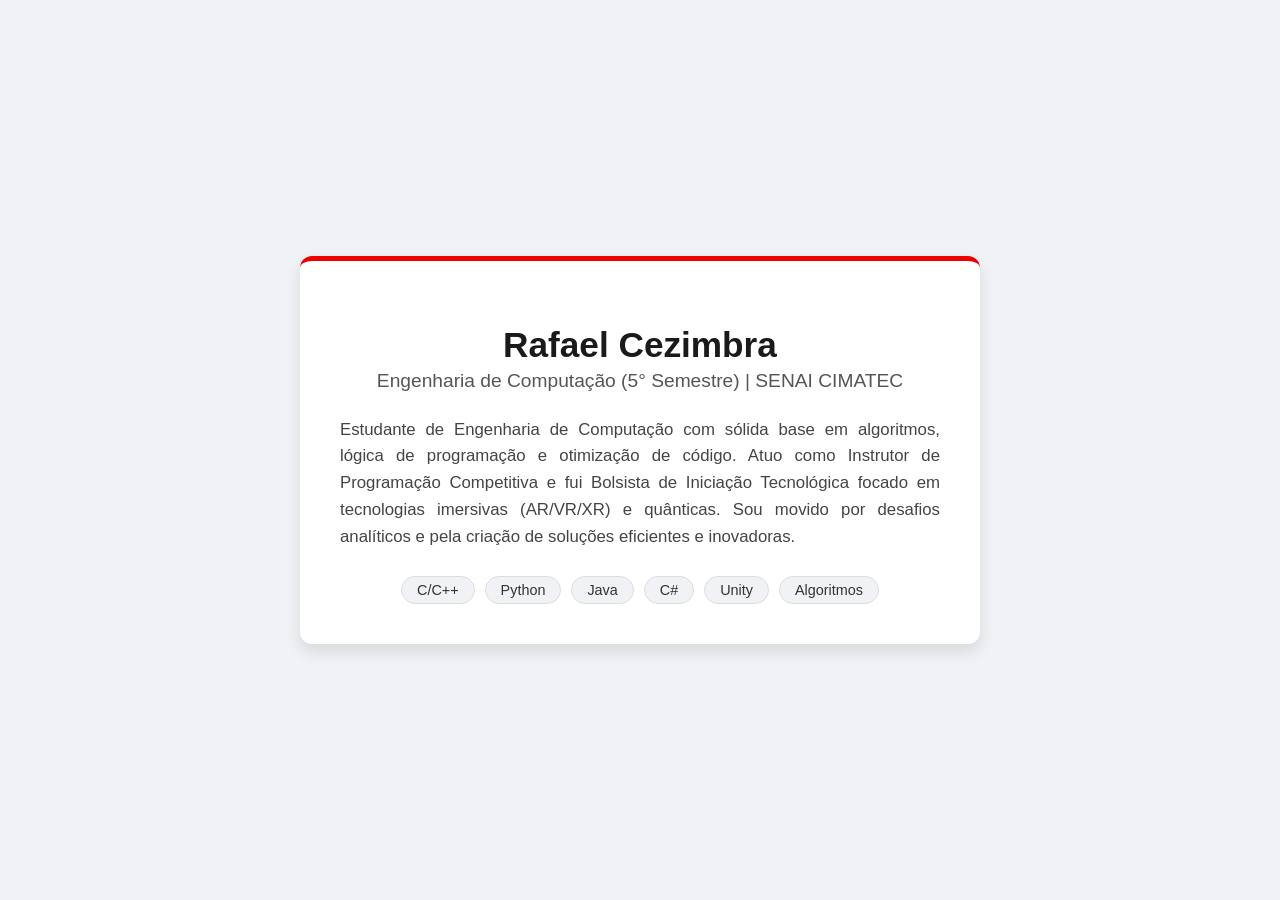
<file: index.html>
<!DOCTYPE html>
<html lang="pt-BR">
<head>
    <meta charset="UTF-8">
    <meta name="viewport" content="width=device-width, initial-scale=1.0">
    <title>Perfil - Rafael Cezimbra</title>
    <style>
        body {
            font-family: 'Segoe UI', Tahoma, Geneva, Verdana, sans-serif;
            background-color: #f0f2f5;
            color: #333;
            margin: 0;
            padding: 0;
            display: flex;
            justify-content: center;
            align-items: center;
            min-height: 100vh;
        }
        .container {
            background-color: #ffffff;
            padding: 40px;
            border-radius: 12px;
            box-shadow: 0 8px 16px rgba(0,0,0,0.1);
            max-width: 600px;
            text-align: center;
            border-top: 5px solid #ec0000; /* Cor inspirada no Santander/Senai */
        }
        h1 {
            color: #1a1a1a;
            margin-bottom: 5px;
            font-size: 2.2em;
        }
        h2 {
            color: #555;
            font-size: 1.2em;
            font-weight: 500;
            margin-top: 0;
            margin-bottom: 25px;
        }
        p {
            line-height: 1.6;
            font-size: 1.05em;
            color: #444;
            text-align: justify;
        }
        .skills {
            margin-top: 25px;
            display: flex;
            flex-wrap: wrap;
            justify-content: center;
            gap: 10px;
        }
        .skill-tag {
            background-color: #f0f2f5;
            border: 1px solid #ddd;
            padding: 5px 15px;
            border-radius: 20px;
            font-size: 0.9em;
            color: #333;
        }
    </style>
</head>
<body>
    <div class="container">
        <h1>Rafael Cezimbra</h1>
        <h2>Engenharia de Computação (5° Semestre) | SENAI CIMATEC</h2>
        <p>
            Estudante de Engenharia de Computação com sólida base em algoritmos, lógica de programação e otimização de código. 
            Atuo como Instrutor de Programação Competitiva e fui Bolsista de Iniciação Tecnológica focado em tecnologias imersivas (AR/VR/XR) e quânticas. 
            Sou movido por desafios analíticos e pela criação de soluções eficientes e inovadoras.
        </p>
        <div class="skills">
            <span class="skill-tag">C/C++</span>
            <span class="skill-tag">Python</span>
            <span class="skill-tag">Java</span>
            <span class="skill-tag">C#</span>
            <span class="skill-tag">Unity</span>
            <span class="skill-tag">Algoritmos</span>
        </div>
    </div>
</body>
</html>
</file>
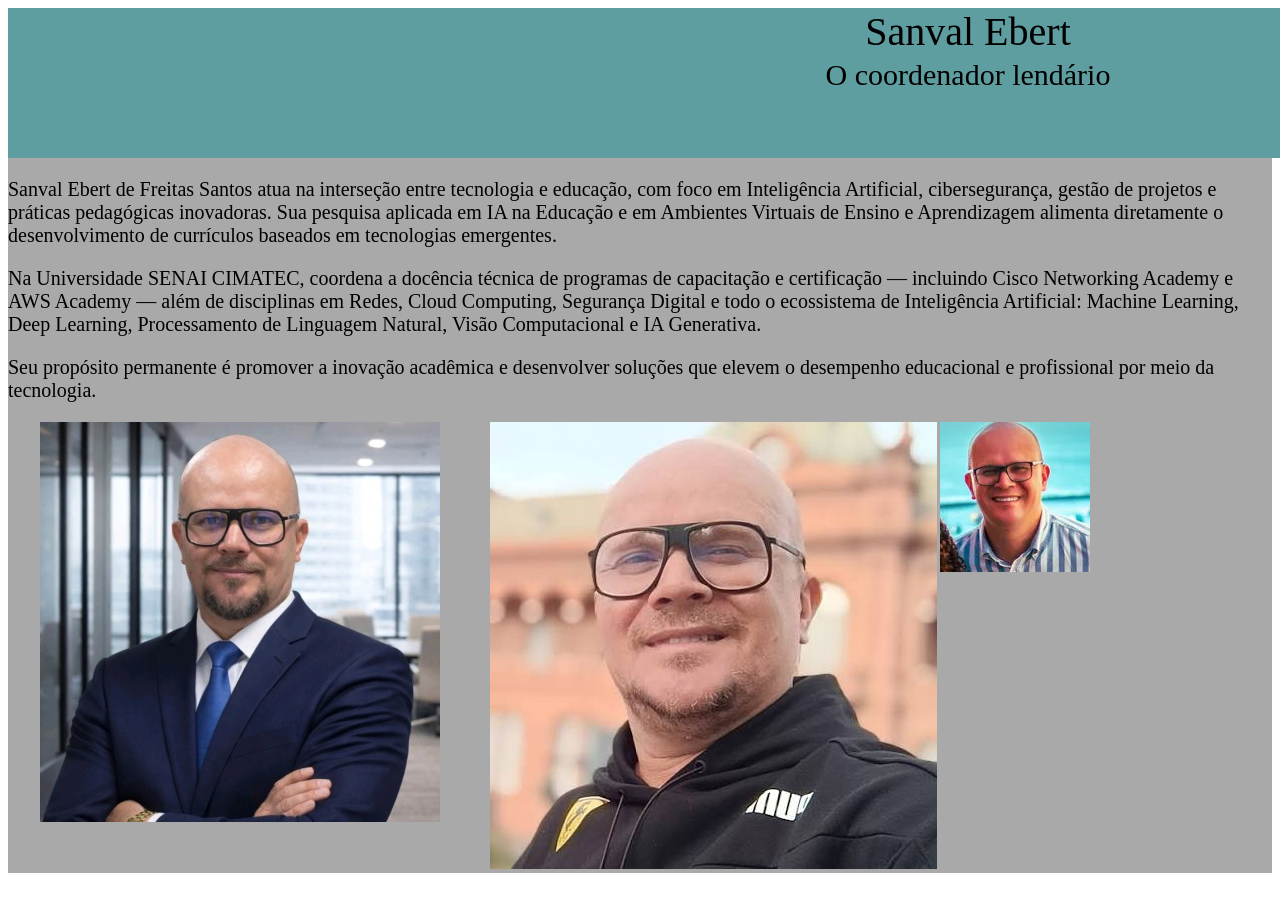
<file: Apresentando Sanval original/index.html>
<!DOCTYPE html>
<html lang="en">

<head>
  <meta charset="UTF-8">
  <meta name="viewport" content="width=device-width, initial-scale=1.0">
  <link rel="stylesheet" href="style.css"> <!-- ctrl espaco linka os arquivos na pasta -->
  <link rel="icon" type="image/x-icon" href="icone.png">
  <title>Fan-Clube Sanval Ebert</title>
</head>

<body>
  <div id="divmestra">
    
    
    <div id="titulo">  
      Sanval Ebert
    </div>  

    <div id="subtitulo">  
      O coordenador lendário
    </div>

    <div id="textocomum">
      <!-- <p> adiciona um paragrafo -->
        <p>Sanval Ebert de Freitas Santos atua na interseção entre tecnologia e educação, com foco em Inteligência Artificial, cibersegurança, gestão de projetos e práticas pedagógicas inovadoras. Sua pesquisa aplicada em IA na Educação e em Ambientes Virtuais de Ensino e Aprendizagem alimenta diretamente o desenvolvimento de currículos baseados em tecnologias emergentes.</p>
        <p>Na Universidade SENAI CIMATEC, coordena a docência técnica de programas de capacitação e certificação — incluindo Cisco Networking Academy e AWS Academy — além de disciplinas em Redes, Cloud Computing, Segurança Digital e todo o ecossistema de Inteligência Artificial: Machine Learning, Deep Learning, Processamento de Linguagem Natural, Visão Computacional e IA Generativa.</p>
        <p>Seu propósito permanente é promover a inovação acadêmica e desenvolver soluções que elevem o desempenho educacional e profissional por meio da tecnologia.</p>
    </div>

    <div id="armazenadorDeFotos">
      <div id="divRetrato">
      <img src="foto sanval.jpg" alt="Sanval com seu terno feito com IA">
      </div>
      
      <div id="divRetrato">
      <img src="sanval sorrindo.jpg" alt="Sanval muito feliz">
      </div>

      <div id="divRetrato">
      <img src="sanval sorrindo2.webp" alt="Sanval">
      </div>

    </div>
  </div>

</body>
</html>
</file>
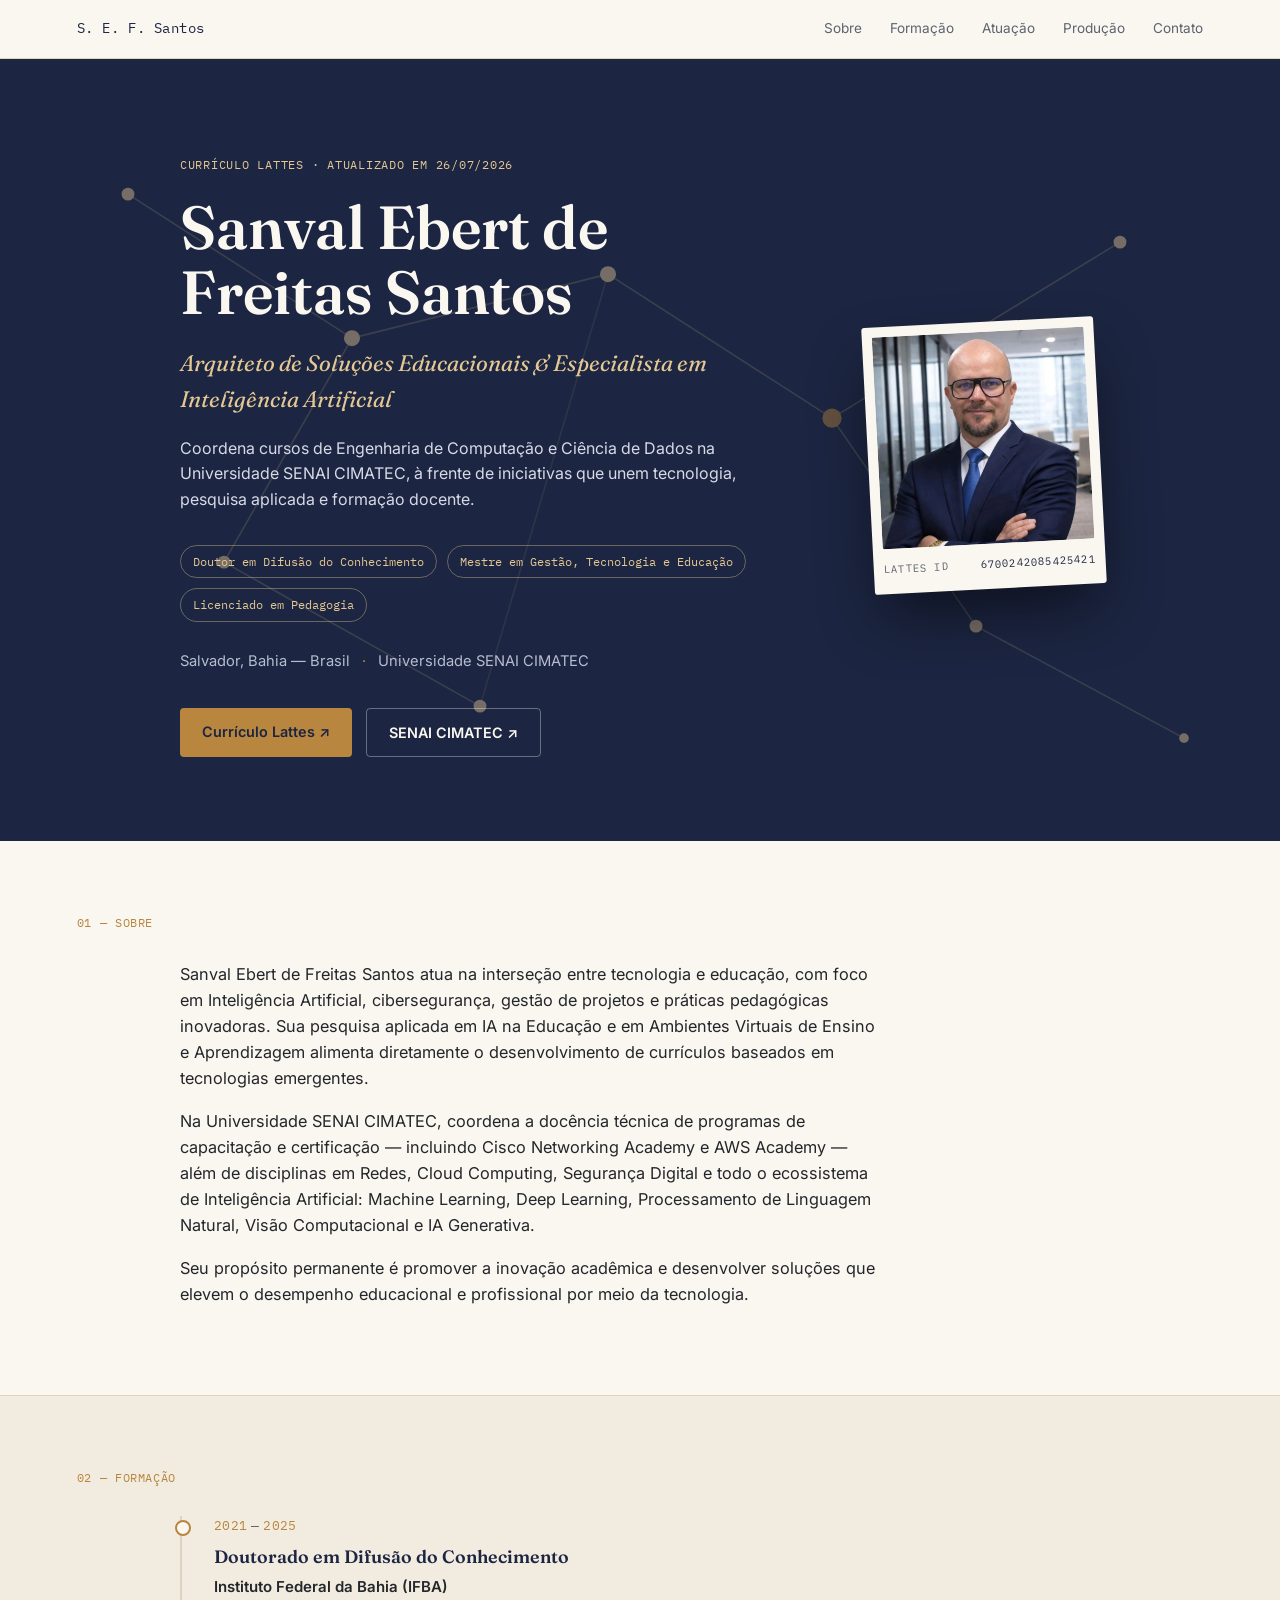
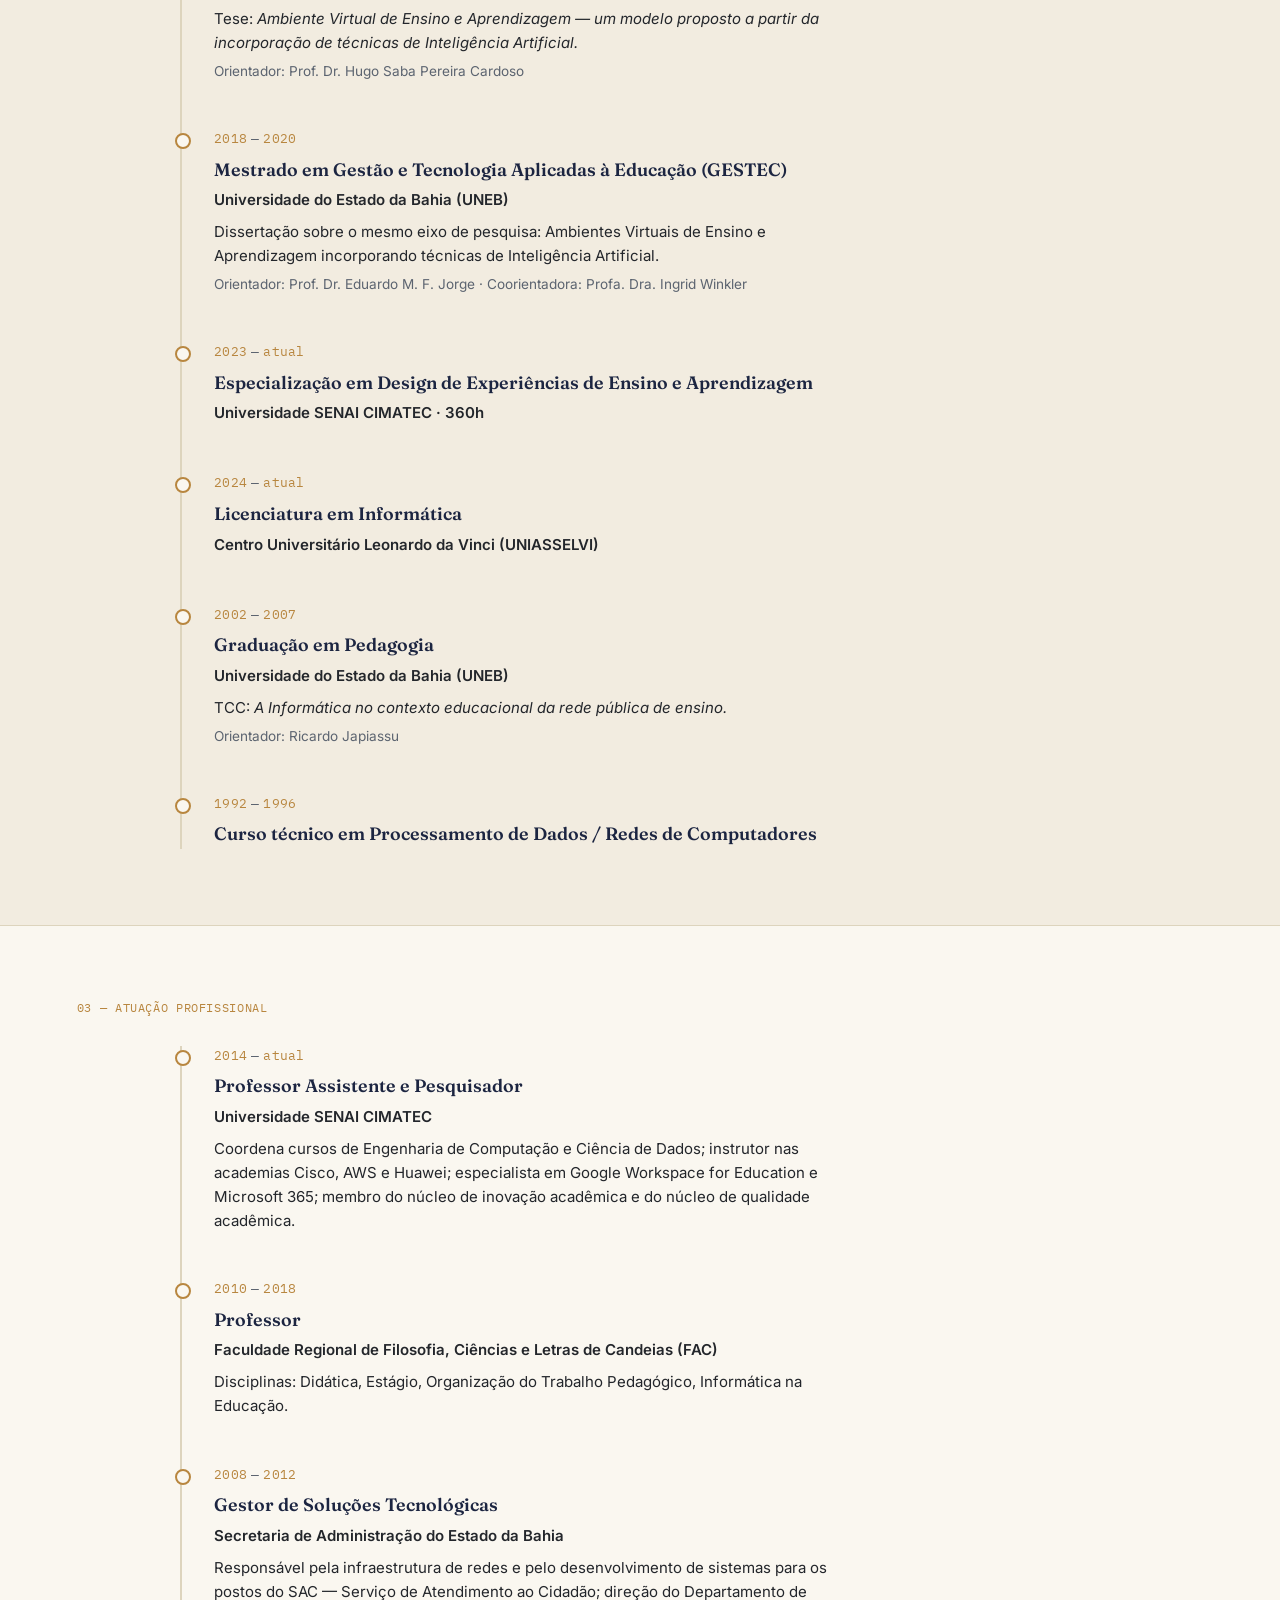
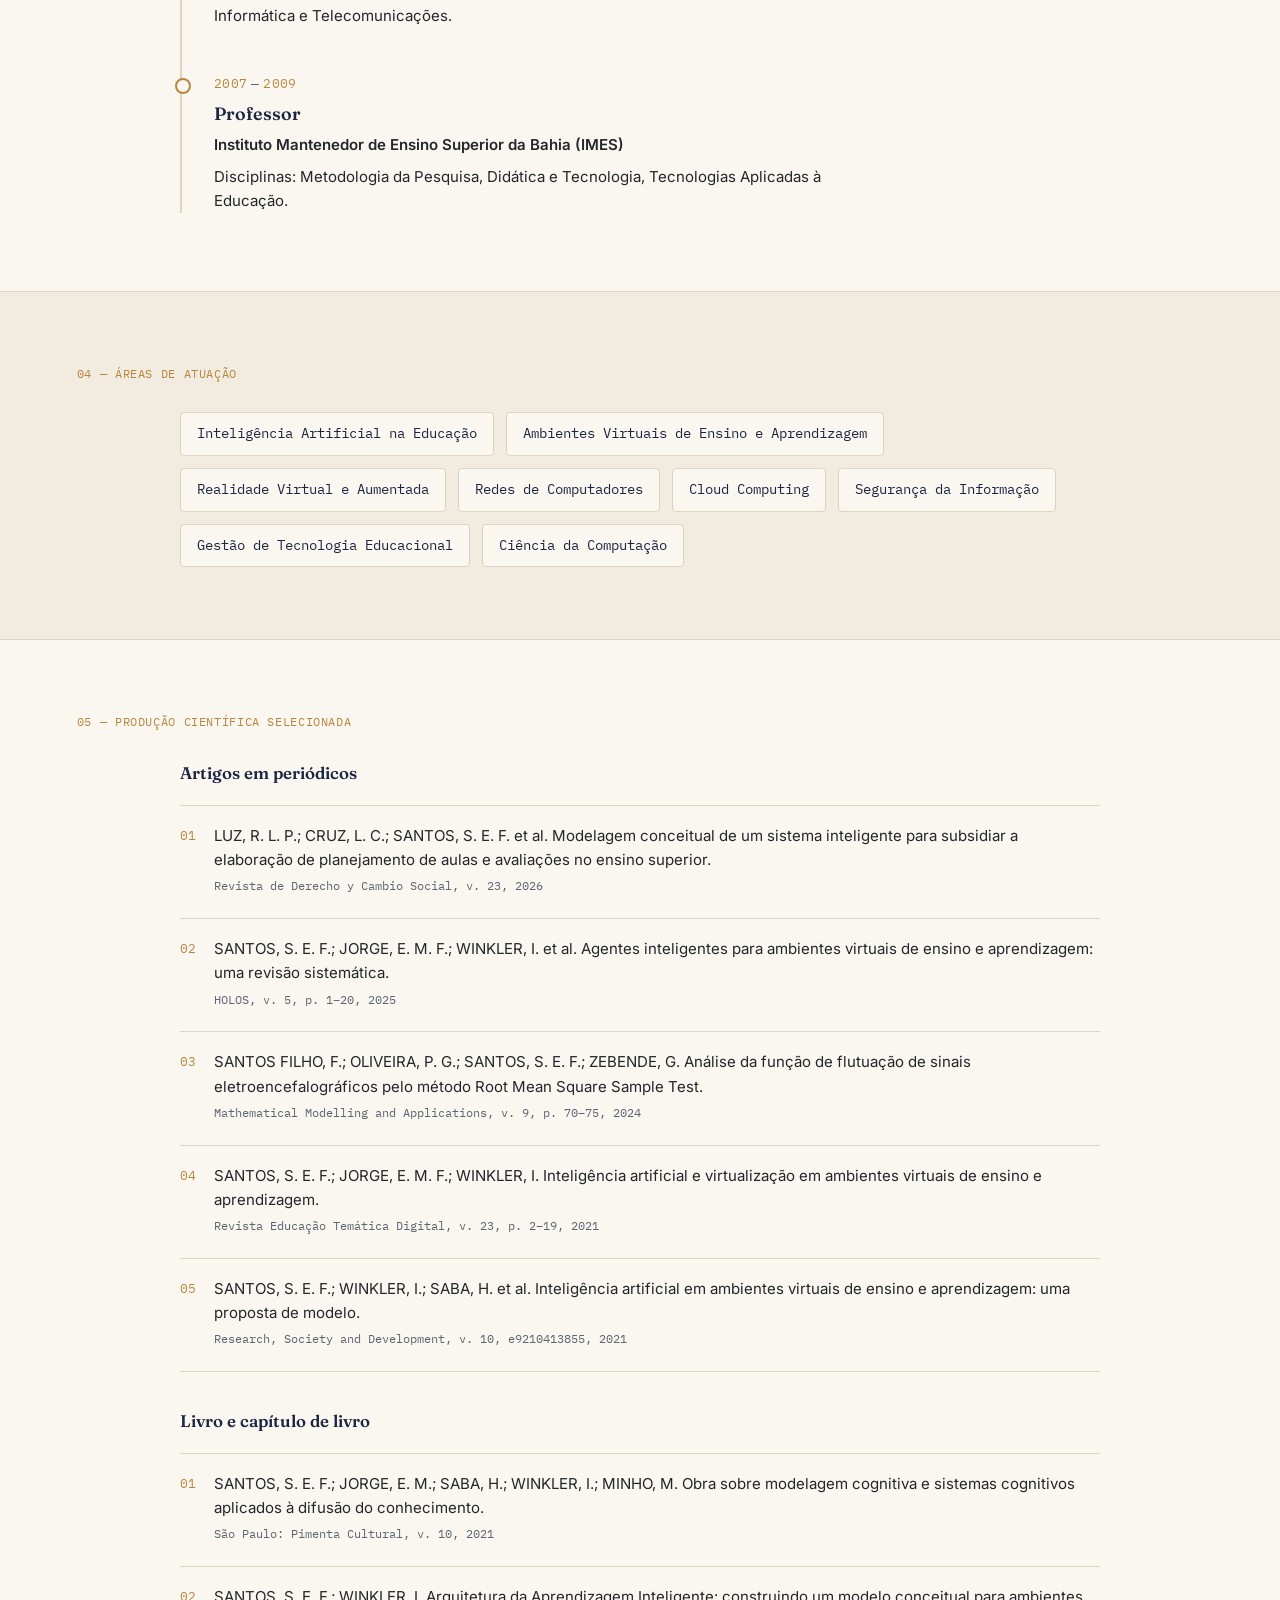
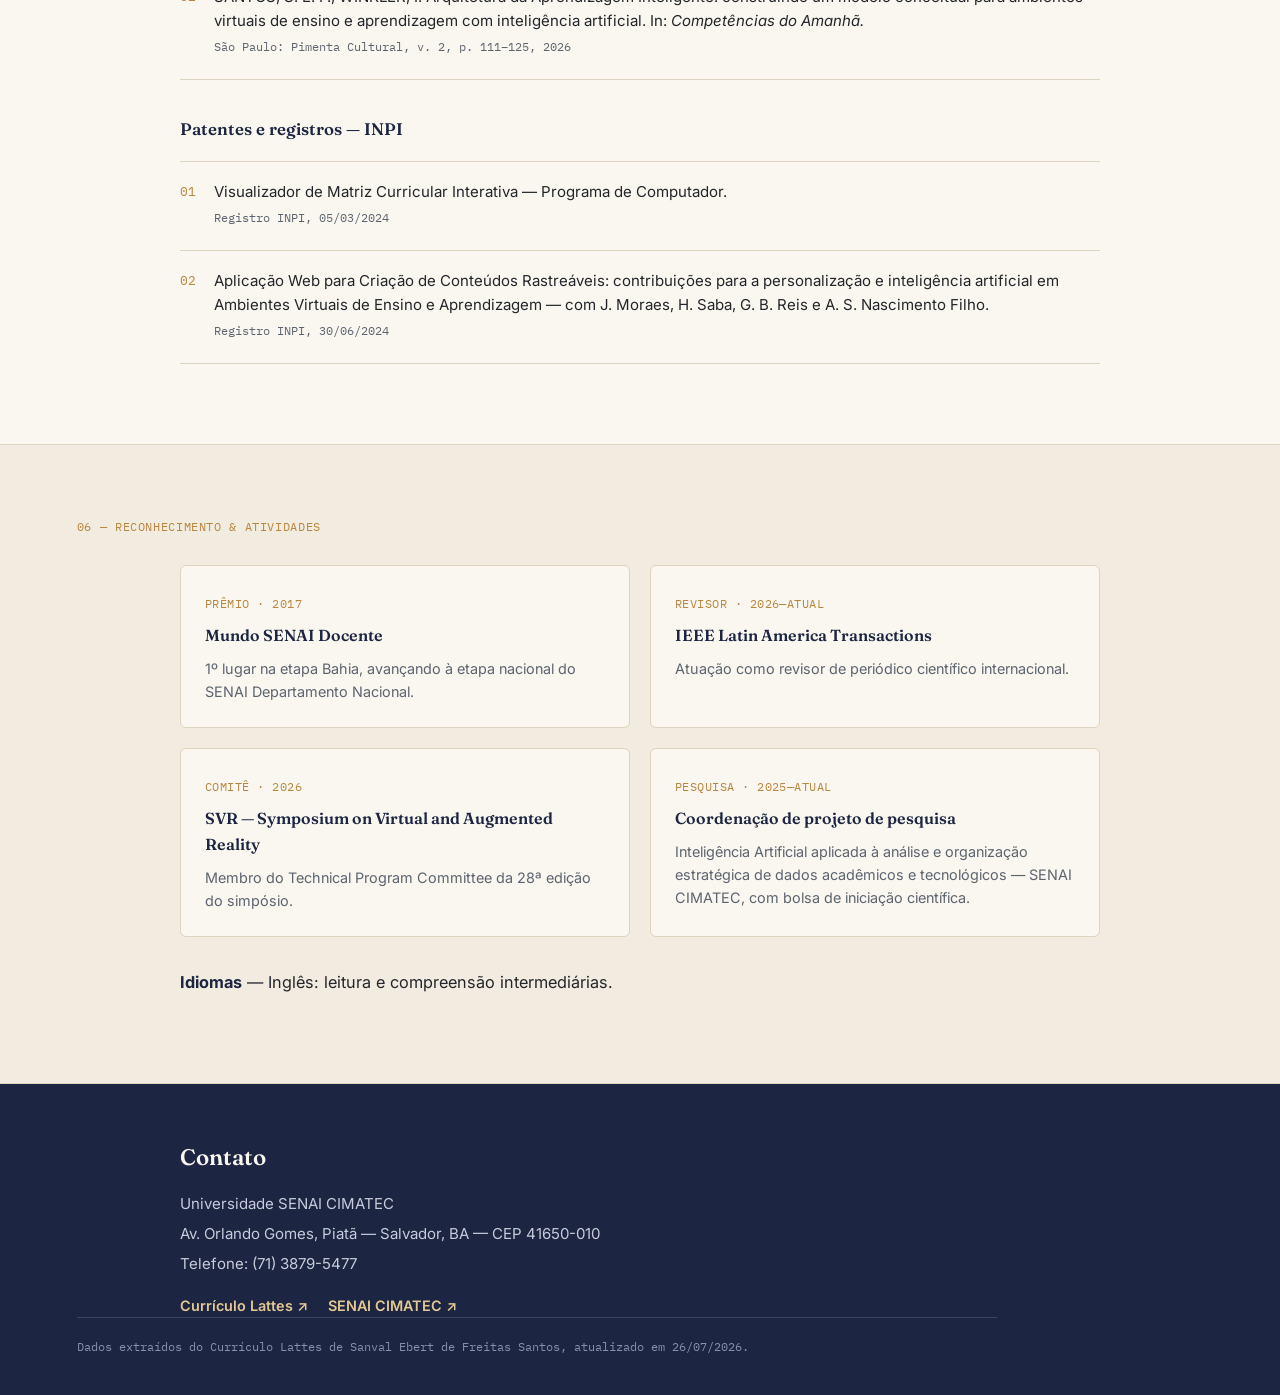
<file: Apresentando-Sanval/index.html>
<!DOCTYPE html>
<html lang="pt-BR">
<head>
<meta charset="UTF-8">
<meta name="viewport" content="width=device-width, initial-scale=1.0">
<title>Prof. Dr. Sanval Ebert de Freitas Santos</title>
<link rel="preconnect" href="https://fonts.googleapis.com">
<link rel="preconnect" href="https://fonts.gstatic.com" crossorigin>
<link href="https://fonts.googleapis.com/css2?family=Fraunces:opsz,wght@9..144,400;9..144,500;9..144,600;9..144,700&family=Inter:wght@400;500;600;700&family=IBM+Plex+Mono:wght@400;500&display=swap" rel="stylesheet">
<link rel="stylesheet" href="style.css">
<link rel="icon" type="image/x-icon" href="foto sanval.jpg">
</head>
<body>

<header class="topbar">
  <a href="#topo" class="topbar-name">S. E. F. Santos</a>
  <nav class="topbar-nav">
    <a href="#sobre">Sobre</a>
    <a href="#formacao">Formação</a>
    <a href="#atuacao">Atuação</a>
    <a href="#producao">Produção</a>
    <a href="#contato">Contato</a>
  </nav>
</header>

<section class="hero" id="topo">
  <svg class="hero-graph" viewBox="0 0 800 500" preserveAspectRatio="xMidYMid slice" aria-hidden="true">
    <line x1="80" y1="90" x2="220" y2="180" class="edge"/>
    <line x1="220" y1="180" x2="140" y2="320" class="edge"/>
    <line x1="220" y1="180" x2="380" y2="140" class="edge"/>
    <line x1="380" y1="140" x2="520" y2="230" class="edge"/>
    <line x1="520" y1="230" x2="700" y2="120" class="edge"/>
    <line x1="520" y1="230" x2="610" y2="360" class="edge"/>
    <line x1="140" y1="320" x2="300" y2="410" class="edge"/>
    <line x1="380" y1="140" x2="300" y2="410" class="edge edge-long"/>
    <line x1="610" y1="360" x2="740" y2="430" class="edge"/>
    <circle cx="80" cy="90" r="4" class="node"/>
    <circle cx="220" cy="180" r="5" class="node"/>
    <circle cx="140" cy="320" r="4" class="node"/>
    <circle cx="380" cy="140" r="5" class="node"/>
    <circle cx="520" cy="230" r="6" class="node node-strong"/>
    <circle cx="700" cy="120" r="4" class="node"/>
    <circle cx="610" cy="360" r="4" class="node"/>
    <circle cx="300" cy="410" r="4" class="node"/>
    <circle cx="740" cy="430" r="3" class="node"/>
  </svg>

  <div class="hero-inner">
    <div class="hero-flex">
      <div class="hero-text">
        <p class="eyebrow">Currículo Lattes · atualizado em 26/07/2026</p>
        <h1>Sanval Ebert de<br>Freitas Santos</h1>
        <p class="role">Arquiteto de Soluções Educacionais &amp; Especialista em Inteligência Artificial</p>
        <p class="tagline">Coordena cursos de Engenharia de Computação e Ciência de Dados na Universidade SENAI CIMATEC, à frente de iniciativas que unem tecnologia, pesquisa aplicada e formação docente.</p>

        <ul class="credentials">
          <li>Doutor em Difusão do Conhecimento</li>
          <li>Mestre em Gestão, Tecnologia e Educação</li>
          <li>Licenciado em Pedagogia</li>
        </ul>

        <div class="hero-meta">
          <span>Salvador, Bahia — Brasil</span>
          <span class="dot">·</span>
          <span>Universidade SENAI CIMATEC</span>
        </div>

        <div class="hero-actions">
          <a class="btn-primary" href="http://lattes.cnpq.br/6700242085425421" target="_blank" rel="noopener">Currículo Lattes ↗</a>
          <a class="btn-ghost" href="http://www.senaicimatec.com.br/" target="_blank" rel="noopener">SENAI CIMATEC ↗</a>
        </div>
      </div>
      
      <div class="hero-portrait">
        <div class="portrait-card">
          <!-- <span class="portrait-seal">SS</span> -->
          <img src="foto sanval.jpg" alt="Retrato de Sanval Ebert de Freitas Santos">
          <div class="portrait-tag">
            <span>Lattes ID</span>
            <span>6700242085425421</span>
          </div>
        </div>
      </div>
    </div>
  </div>
</section>

<main>

  <section id="sobre" class="section">
    <span class="section-label">01 — Sobre</span>
    <div class="section-body">
      <p>Sanval Ebert de Freitas Santos atua na interseção entre tecnologia e educação, com foco em Inteligência Artificial, cibersegurança, gestão de projetos e práticas pedagógicas inovadoras. Sua pesquisa aplicada em IA na Educação e em Ambientes Virtuais de Ensino e Aprendizagem alimenta diretamente o desenvolvimento de currículos baseados em tecnologias emergentes.</p>
      <p>Na Universidade SENAI CIMATEC, coordena a docência técnica de programas de capacitação e certificação — incluindo Cisco Networking Academy e AWS Academy — além de disciplinas em Redes, Cloud Computing, Segurança Digital e todo o ecossistema de Inteligência Artificial: Machine Learning, Deep Learning, Processamento de Linguagem Natural, Visão Computacional e IA Generativa.</p>
      <p>Seu propósito permanente é promover a inovação acadêmica e desenvolver soluções que elevem o desempenho educacional e profissional por meio da tecnologia.</p>
    </div>
  </section>

  <section id="formacao" class="section section-alt">
    <span class="section-label">02 — Formação</span>
    <div class="section-body">
      <ol class="timeline">

        <li class="timeline-item">
          <div class="timeline-date">2021<span>—</span>2025</div>
          <div class="timeline-content">
            <h3>Doutorado em Difusão do Conhecimento</h3>
            <p class="institution">Instituto Federal da Bahia (IFBA)</p>
            <p>Tese: <em>Ambiente Virtual de Ensino e Aprendizagem — um modelo proposto a partir da incorporação de técnicas de Inteligência Artificial.</em></p>
            <p class="meta">Orientador: Prof. Dr. Hugo Saba Pereira Cardoso</p>
          </div>
        </li>

        <li class="timeline-item">
          <div class="timeline-date">2018<span>—</span>2020</div>
          <div class="timeline-content">
            <h3>Mestrado em Gestão e Tecnologia Aplicadas à Educação (GESTEC)</h3>
            <p class="institution">Universidade do Estado da Bahia (UNEB)</p>
            <p>Dissertação sobre o mesmo eixo de pesquisa: Ambientes Virtuais de Ensino e Aprendizagem incorporando técnicas de Inteligência Artificial.</p>
            <p class="meta">Orientador: Prof. Dr. Eduardo M. F. Jorge · Coorientadora: Profa. Dra. Ingrid Winkler</p>
          </div>
        </li>

        <li class="timeline-item">
          <div class="timeline-date">2023<span>—</span>atual</div>
          <div class="timeline-content">
            <h3>Especialização em Design de Experiências de Ensino e Aprendizagem</h3>
            <p class="institution">Universidade SENAI CIMATEC · 360h</p>
          </div>
        </li>

        <li class="timeline-item">
          <div class="timeline-date">2024<span>—</span>atual</div>
          <div class="timeline-content">
            <h3>Licenciatura em Informática</h3>
            <p class="institution">Centro Universitário Leonardo da Vinci (UNIASSELVI)</p>
          </div>
        </li>

        <li class="timeline-item">
          <div class="timeline-date">2002<span>—</span>2007</div>
          <div class="timeline-content">
            <h3>Graduação em Pedagogia</h3>
            <p class="institution">Universidade do Estado da Bahia (UNEB)</p>
            <p>TCC: <em>A Informática no contexto educacional da rede pública de ensino.</em></p>
            <p class="meta">Orientador: Ricardo Japiassu</p>
          </div>
        </li>

        <li class="timeline-item">
          <div class="timeline-date">1992<span>—</span>1996</div>
          <div class="timeline-content">
            <h3>Curso técnico em Processamento de Dados / Redes de Computadores</h3>
          </div>
        </li>

      </ol>
    </div>
  </section>

  <section id="atuacao" class="section">
    <span class="section-label">03 — Atuação Profissional</span>
    <div class="section-body">
      <ol class="timeline">

        <li class="timeline-item">
          <div class="timeline-date">2014<span>—</span>atual</div>
          <div class="timeline-content">
            <h3>Professor Assistente e Pesquisador</h3>
            <p class="institution">Universidade SENAI CIMATEC</p>
            <p>Coordena cursos de Engenharia de Computação e Ciência de Dados; instrutor nas academias Cisco, AWS e Huawei; especialista em Google Workspace for Education e Microsoft 365; membro do núcleo de inovação acadêmica e do núcleo de qualidade acadêmica.</p>
          </div>
        </li>

        <li class="timeline-item">
          <div class="timeline-date">2010<span>—</span>2018</div>
          <div class="timeline-content">
            <h3>Professor</h3>
            <p class="institution">Faculdade Regional de Filosofia, Ciências e Letras de Candeias (FAC)</p>
            <p>Disciplinas: Didática, Estágio, Organização do Trabalho Pedagógico, Informática na Educação.</p>
          </div>
        </li>

        <li class="timeline-item">
          <div class="timeline-date">2008<span>—</span>2012</div>
          <div class="timeline-content">
            <h3>Gestor de Soluções Tecnológicas</h3>
            <p class="institution">Secretaria de Administração do Estado da Bahia</p>
            <p>Responsável pela infraestrutura de redes e pelo desenvolvimento de sistemas para os postos do SAC — Serviço de Atendimento ao Cidadão; direção do Departamento de Informática e Telecomunicações.</p>
          </div>
        </li>

        <li class="timeline-item">
          <div class="timeline-date">2007<span>—</span>2009</div>
          <div class="timeline-content">
            <h3>Professor</h3>
            <p class="institution">Instituto Mantenedor de Ensino Superior da Bahia (IMES)</p>
            <p>Disciplinas: Metodologia da Pesquisa, Didática e Tecnologia, Tecnologias Aplicadas à Educação.</p>
          </div>
        </li>

      </ol>
    </div>
  </section>

  <section id="areas" class="section section-alt">
    <span class="section-label">04 — Áreas de Atuação</span>
    <div class="section-body">
      <ul class="tag-list">
        <li>Inteligência Artificial na Educação</li>
        <li>Ambientes Virtuais de Ensino e Aprendizagem</li>
        <li>Realidade Virtual e Aumentada</li>
        <li>Redes de Computadores</li>
        <li>Cloud Computing</li>
        <li>Segurança da Informação</li>
        <li>Gestão de Tecnologia Educacional</li>
        <li>Ciência da Computação</li>
      </ul>
    </div>
  </section>

  <section id="producao" class="section">
    <span class="section-label">05 — Produção Científica Selecionada</span>
    <div class="section-body">

      <h3 class="subhead">Artigos em periódicos</h3>
      <ol class="biblio">
        <li>
          <span class="biblio-index">01</span>
          <div>
            <p>LUZ, R. L. P.; CRUZ, L. C.; SANTOS, S. E. F. et al. Modelagem conceitual de um sistema inteligente para subsidiar a elaboração de planejamento de aulas e avaliações no ensino superior.</p>
            <p class="meta">Revista de Derecho y Cambio Social, v. 23, 2026</p>
          </div>
        </li>
        <li>
          <span class="biblio-index">02</span>
          <div>
            <p>SANTOS, S. E. F.; JORGE, E. M. F.; WINKLER, I. et al. Agentes inteligentes para ambientes virtuais de ensino e aprendizagem: uma revisão sistemática.</p>
            <p class="meta">HOLOS, v. 5, p. 1–20, 2025</p>
          </div>
        </li>
        <li>
          <span class="biblio-index">03</span>
          <div>
            <p>SANTOS FILHO, F.; OLIVEIRA, P. G.; SANTOS, S. E. F.; ZEBENDE, G. Análise da função de flutuação de sinais eletroencefalográficos pelo método Root Mean Square Sample Test.</p>
            <p class="meta">Mathematical Modelling and Applications, v. 9, p. 70–75, 2024</p>
          </div>
        </li>
        <li>
          <span class="biblio-index">04</span>
          <div>
            <p>SANTOS, S. E. F.; JORGE, E. M. F.; WINKLER, I. Inteligência artificial e virtualização em ambientes virtuais de ensino e aprendizagem.</p>
            <p class="meta">Revista Educação Temática Digital, v. 23, p. 2–19, 2021</p>
          </div>
        </li>
        <li>
          <span class="biblio-index">05</span>
          <div>
            <p>SANTOS, S. E. F.; WINKLER, I.; SABA, H. et al. Inteligência artificial em ambientes virtuais de ensino e aprendizagem: uma proposta de modelo.</p>
            <p class="meta">Research, Society and Development, v. 10, e9210413855, 2021</p>
          </div>
        </li>
      </ol>

      <h3 class="subhead">Livro e capítulo de livro</h3>
      <ol class="biblio">
        <li>
          <span class="biblio-index">01</span>
          <div>
            <p>SANTOS, S. E. F.; JORGE, E. M.; SABA, H.; WINKLER, I.; MINHO, M. Obra sobre modelagem cognitiva e sistemas cognitivos aplicados à difusão do conhecimento.</p>
            <p class="meta">São Paulo: Pimenta Cultural, v. 10, 2021</p>
          </div>
        </li>
        <li>
          <span class="biblio-index">02</span>
          <div>
            <p>SANTOS, S. E. F.; WINKLER, I. Arquitetura da Aprendizagem Inteligente: construindo um modelo conceitual para ambientes virtuais de ensino e aprendizagem com inteligência artificial. In: <em>Competências do Amanhã.</em></p>
            <p class="meta">São Paulo: Pimenta Cultural, v. 2, p. 111–125, 2026</p>
          </div>
        </li>
      </ol>

      <h3 class="subhead">Patentes e registros — INPI</h3>
      <ol class="biblio">
        <li>
          <span class="biblio-index">01</span>
          <div>
            <p>Visualizador de Matriz Curricular Interativa — Programa de Computador.</p>
            <p class="meta">Registro INPI, 05/03/2024</p>
          </div>
        </li>
        <li>
          <span class="biblio-index">02</span>
          <div>
            <p>Aplicação Web para Criação de Conteúdos Rastreáveis: contribuições para a personalização e inteligência artificial em Ambientes Virtuais de Ensino e Aprendizagem — com J. Moraes, H. Saba, G. B. Reis e A. S. Nascimento Filho.</p>
            <p class="meta">Registro INPI, 30/06/2024</p>
          </div>
        </li>
      </ol>

    </div>
  </section>

  <section id="reconhecimento" class="section section-alt">
    <span class="section-label">06 — Reconhecimento &amp; Atividades</span>
    <div class="section-body">
      <div class="grid-cards">
        <div class="card">
          <span class="card-tag">Prêmio · 2017</span>
          <h3>Mundo SENAI Docente</h3>
          <p>1º lugar na etapa Bahia, avançando à etapa nacional do SENAI Departamento Nacional.</p>
        </div>
        <div class="card">
          <span class="card-tag">Revisor · 2026—atual</span>
          <h3>IEEE Latin America Transactions</h3>
          <p>Atuação como revisor de periódico científico internacional.</p>
        </div>
        <div class="card">
          <span class="card-tag">Comitê · 2026</span>
          <h3>SVR — Symposium on Virtual and Augmented Reality</h3>
          <p>Membro do Technical Program Committee da 28ª edição do simpósio.</p>
        </div>
        <div class="card">
          <span class="card-tag">Pesquisa · 2025—atual</span>
          <h3>Coordenação de projeto de pesquisa</h3>
          <p>Inteligência Artificial aplicada à análise e organização estratégica de dados acadêmicos e tecnológicos — SENAI CIMATEC, com bolsa de iniciação científica.</p>
        </div>
      </div>
      <p class="languages"><strong>Idiomas</strong> — Inglês: leitura e compreensão intermediárias.</p>
    </div>
  </section>

</main>

<footer id="contato" class="footer">
  <div class="footer-main">
    <h2>Contato</h2>
    <p>Universidade SENAI CIMATEC</p>
    <p>Av. Orlando Gomes, Piatã — Salvador, BA — CEP 41650-010</p>
    <p>Telefone: (71) 3879-5477</p>
    <div class="footer-links">
      <a href="http://lattes.cnpq.br/6700242085425421" target="_blank" rel="noopener">Currículo Lattes ↗</a>
      <a href="http://www.senaicimatec.com.br/" target="_blank" rel="noopener">SENAI CIMATEC ↗</a>
    </div>
  </div>
  <p class="fine-print">Dados extraídos do Currículo Lattes de Sanval Ebert de Freitas Santos, atualizado em 26/07/2026.</p>
</footer>

</body>
</html>
</file>
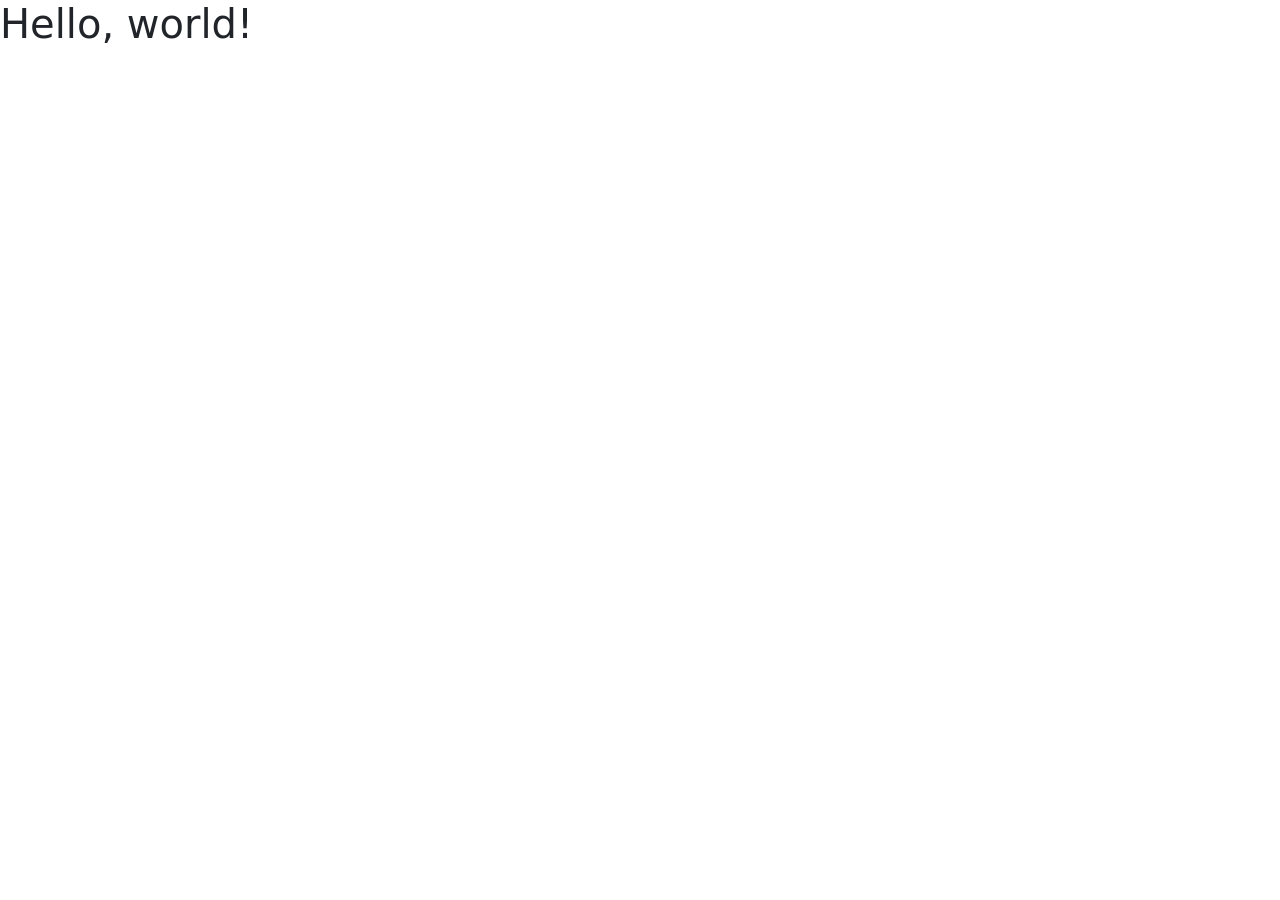
<file: bootstrap/index.html>
<!doctype html>
<html lang="en">
  <head>
    <meta charset="utf-8">
    <meta name="viewport" content="width=device-width, initial-scale=1">
    <title>Bootstrap demo</title>
    <link href="https://cdn.jsdelivr.net/npm/bootstrap@5.3.8/dist/css/bootstrap.min.css" rel="stylesheet" integrity="sha384-sRIl4kxILFvY47J16cr9ZwB07vP4J8+LH7qKQnuqkuIAvNWLzeN8tE5YBujZqJLB" crossorigin="anonymous">
  </head>
  <body>
    <h1>Hello, world!</h1>
    <script src="https://cdn.jsdelivr.net/npm/bootstrap@5.3.8/dist/js/bootstrap.bundle.min.js" integrity="sha384-FKyoEForCGlyvwx9Hj09JcYn3nv7wiPVlz7YYwJrWVcXK/BmnVDxM+D2scQbITxI" crossorigin="anonymous"></script>
  </body>
</html>
</file>
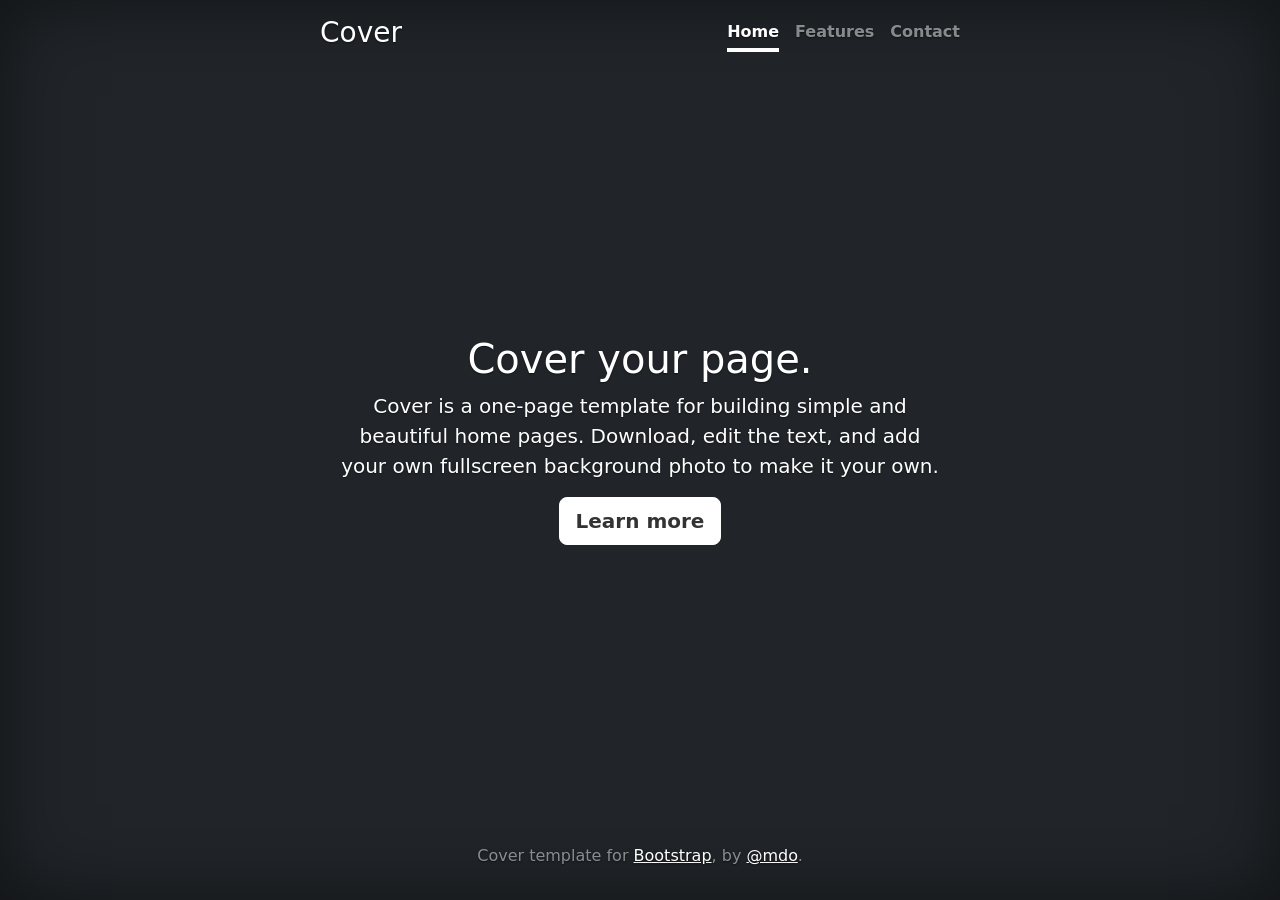
<file: Cover exemplo bootstrap/index.html>
<!doctype html>
<html lang="en" class="h-100">
  <head>
    <meta charset="utf-8">
    <meta name="viewport" content="width=device-width, initial-scale=1">
    <meta name="description" content="">
    <meta name="author" content="Mark Otto, Jacob Thornton, and Bootstrap contributors">
    <meta name="generator" content="Hugo 0.84.0">
    <title>Cover Template · Bootstrap v5.0</title>

    <link rel="canonical" href="https://getbootstrap.com/docs/5.0/examples/cover/">

    

    <!-- Bootstrap core CSS -->
 <link href="https://cdn.jsdelivr.net/npm/bootstrap@5.3.8/dist/css/bootstrap.min.css" rel="stylesheet" integrity="sha384-sRIl4kxILFvY47J16cr9ZwB07vP4J8+LH7qKQnuqkuIAvNWLzeN8tE5YBujZqJLB" crossorigin="anonymous">

    <style>
      .bd-placeholder-img {
        font-size: 1.125rem;
        text-anchor: middle;
        -webkit-user-select: none;
        -moz-user-select: none;
        user-select: none;
      }

      @media (min-width: 768px) {
        .bd-placeholder-img-lg {
          font-size: 3.5rem;
        }
      }
    </style>

    
    <!-- Custom styles for this template -->
    <link href="cover.css" rel="stylesheet">
  </head>
  <body class="d-flex h-100 text-center text-white bg-dark">
    
<div class="cover-container d-flex w-100 h-100 p-3 mx-auto flex-column">
  <header class="mb-auto">
    <div>
      <h3 class="float-md-start mb-0">Cover</h3>
      <nav class="nav nav-masthead justify-content-center float-md-end">
        <a class="nav-link active" aria-current="page" href="#">Home</a>
        <a class="nav-link" href="#">Features</a>
        <a class="nav-link" href="#">Contact</a>
      </nav>
    </div>
  </header>

  <main class="px-3">
    <h1>Cover your page.</h1>
    <p class="lead">Cover is a one-page template for building simple and beautiful home pages. Download, edit the text, and add your own fullscreen background photo to make it your own.</p>
    <p class="lead">
      <a href="#" class="btn btn-lg btn-secondary fw-bold border-white bg-white">Learn more</a>
    </p>
  </main>

  <footer class="mt-auto text-white-50">
    <p>Cover template for <a href="https://getbootstrap.com/" class="text-white">Bootstrap</a>, by <a href="https://twitter.com/mdo" class="text-white">@mdo</a>.</p>
  </footer>
</div>


    
  </body>
</html>
</file>
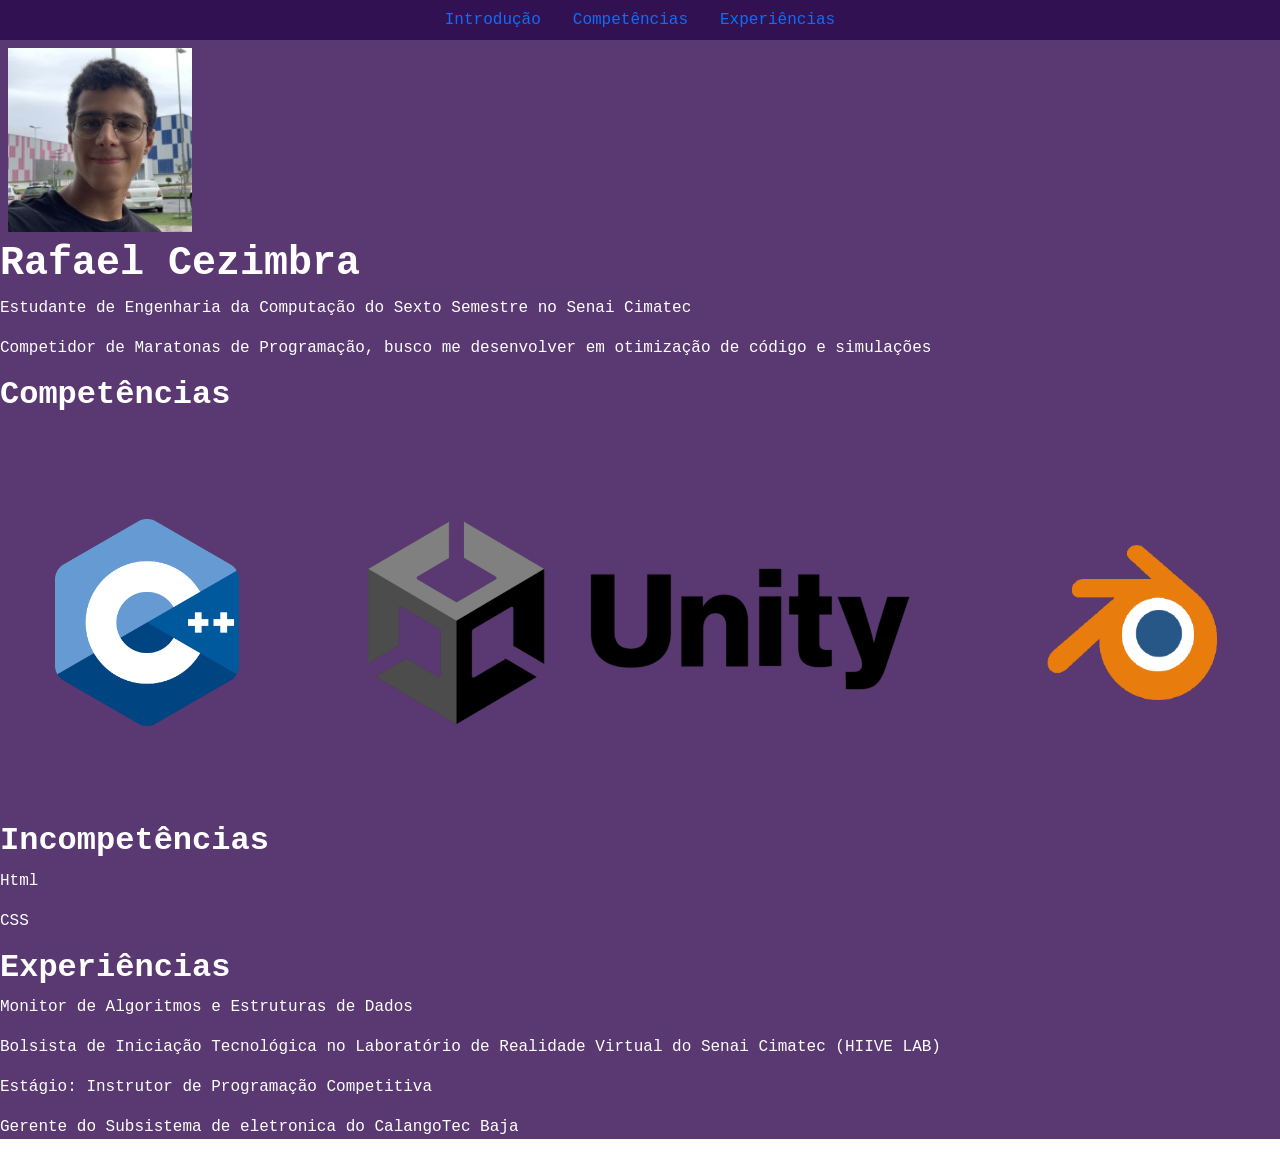
<file: Portfolio-pessoal/index.html>
<!DOCTYPE html>
<html lang="en">
<head>
    <meta charset="UTF-8">
    <meta name="viewport" content="width=device-width, initial-scale=1.0">

    <!--bootstrap-->
    <link href="https://cdn.jsdelivr.net/npm/bootstrap@5.3.8/dist/css/bootstrap.min.css" rel="stylesheet" integrity="sha384-sRIl4kxILFvY47J16cr9ZwB07vP4J8+LH7qKQnuqkuIAvNWLzeN8tE5YBujZqJLB" crossorigin="anonymous">
    <meta name="viewport"> <!-- bootstrap - responsividade em dispositivos moveis -->

    <link rel="stylesheet" href="styles.css">
    <link rel="icon" type="image/x-icon" href="olho.png">
    <title>Portfólio Pessoal</title>
    
</head>
<body>
    <!--bootstrap js -->
    <script src="https://cdn.jsdelivr.net/npm/bootstrap@5.3.8/dist/js/bootstrap.bundle.min.js" integrity="sha384-FKyoEForCGlyvwx9Hj09JcYn3nv7wiPVlz7YYwJrWVcXK/BmnVDxM+D2scQbITxI" crossorigin="anonymous"></script>

    <div class="background">
        
        <div id="header">
            <!--bootstrap nav justificado-->
            <ul class="nav justify-content-center">
                <li class="nav-item">
                    <a class="nav-link active" aria-current="page" href="#introducao" text-color:blue>Introdução</a>
                </li>
                <li class="nav-item">
                    <a class="nav-link" href="#competencias">Competências</a>
                </li>
                <li class="nav-item">
                    <a class="nav-link" href="#experiencias">Experiências</a>
                </li>
            </ul>
        </div>
        
        <div id="presentation">

            <img src="cezimbra2.jpg" width="200" height="auto" class="mx-auto p-2">
        
            <h1  class="fw-bold" id="introducao">Rafael Cezimbra</h1>
            <p>Estudante de Engenharia da Computação do Sexto Semestre no Senai Cimatec</p>
            <p> Competidor de Maratonas de Programação, busco me desenvolver em otimização de código e simulações</p>
        </div>

        <h2  class="fw-bold" id="competencias"> Competências </h2>
        <div id="containerimagens"> 


            <img src="cmaismais.webp" width="200" height="auto" class="mx-auto p-2">
            <img src="Unity-logo.png" width="600" height="auto" class="mx-auto p-2">
            <img src="Blender.png" width="200" height="auto" class="mx-auto p-2">
            

        </div>

        <div id="behinddiv">
            a
        </div>
        
        <h2   class="fw-bold"> Incompetências </h2>
        <p>Html</p>
        <p>CSS</p>

        <h2  class="fw-bold" id="experiencias"> Experiências </h2>
        <p>Monitor de Algoritmos e Estruturas de Dados</p>
        <p>Bolsista de Iniciação Tecnológica no Laboratório de Realidade Virtual do Senai Cimatec (HIIVE LAB)</p>
        <p>Estágio: Instrutor de Programação Competitiva</p>
        <p>Gerente do Subsistema de eletronica do CalangoTec Baja</p>

        
    </div>
    </div>
</body>
</html>
</file>
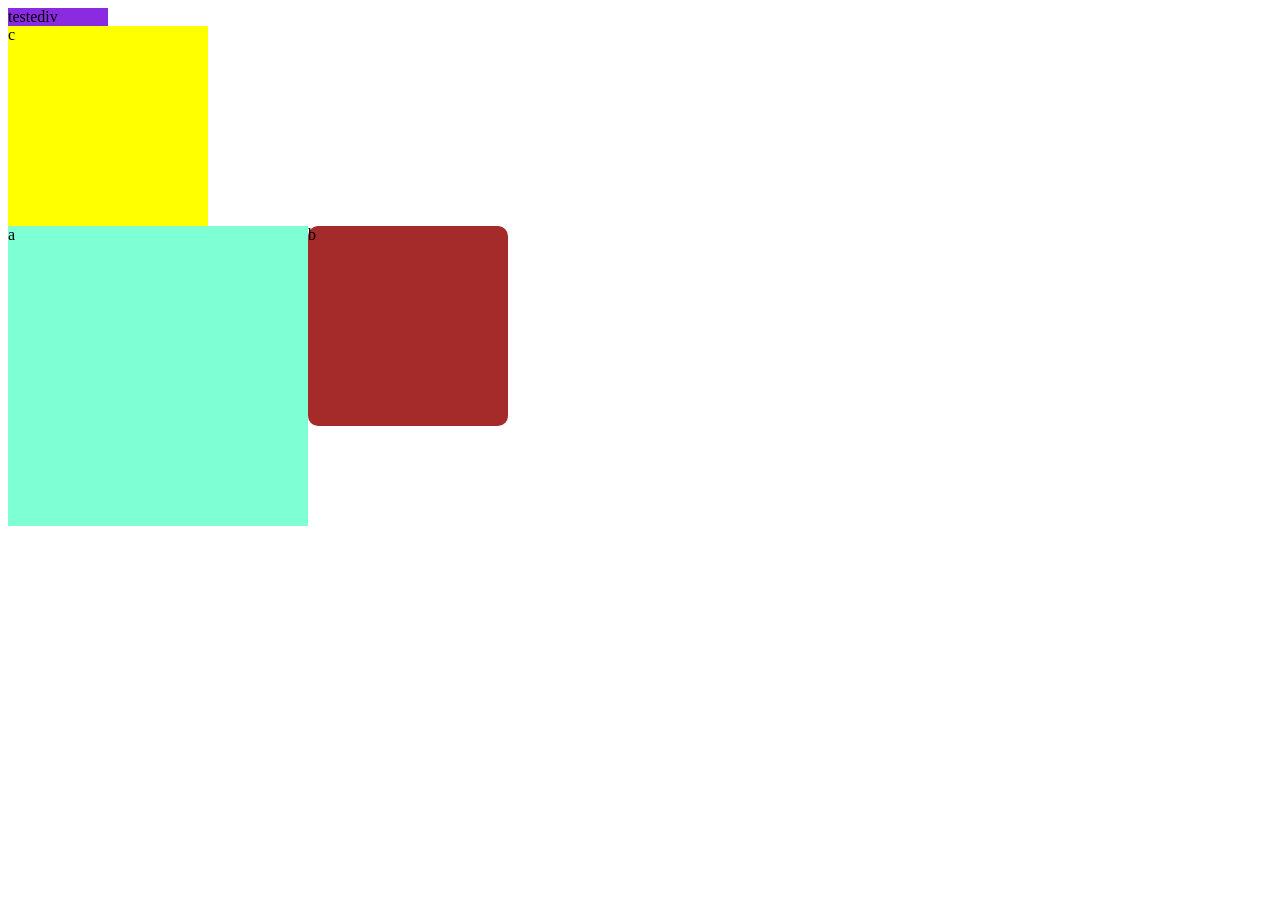
<file: aprendendo-html-css/formatardiv.html>
<!DOCTYPE html>
<html lang="en">
<head>
    <meta charset="UTF-8">
    <meta name="viewport" content="width=device-width, initial-scale=1.0">
    <link rel="stylesheet" href="files.css"> <!-- ctrl espaco linka os arquivos na pasta -->
    <link rel="icon" type="image/x-icon" href="icone.png">
    <title>Teste de animações</title>

</head>
<body>
    <!--css inline-->
    <div id="div1" style="width: 100px; right: 100px; background-color: blueviolet">
    testediv
    </div>

    <!--css interno-->

<!-- ja esta no files.css
    <style>

        
        #div2{
            width: 100px;
            height: 100px;
            background-color: aquamarine;
        }
        #div3{
            border-radius: 10px;
            width: 200px;
            height: 200px;
            background-color: brown;
        }

            #div3:hover{
                 background-color: pink;
            }
        

    </style>
-->

    <div id="div4">
       
        c
    </div>
    
    <div id="div2">
        a
    </div>

    <div id="div3">
       
        b
    </div>


</body>
</html>
</file>
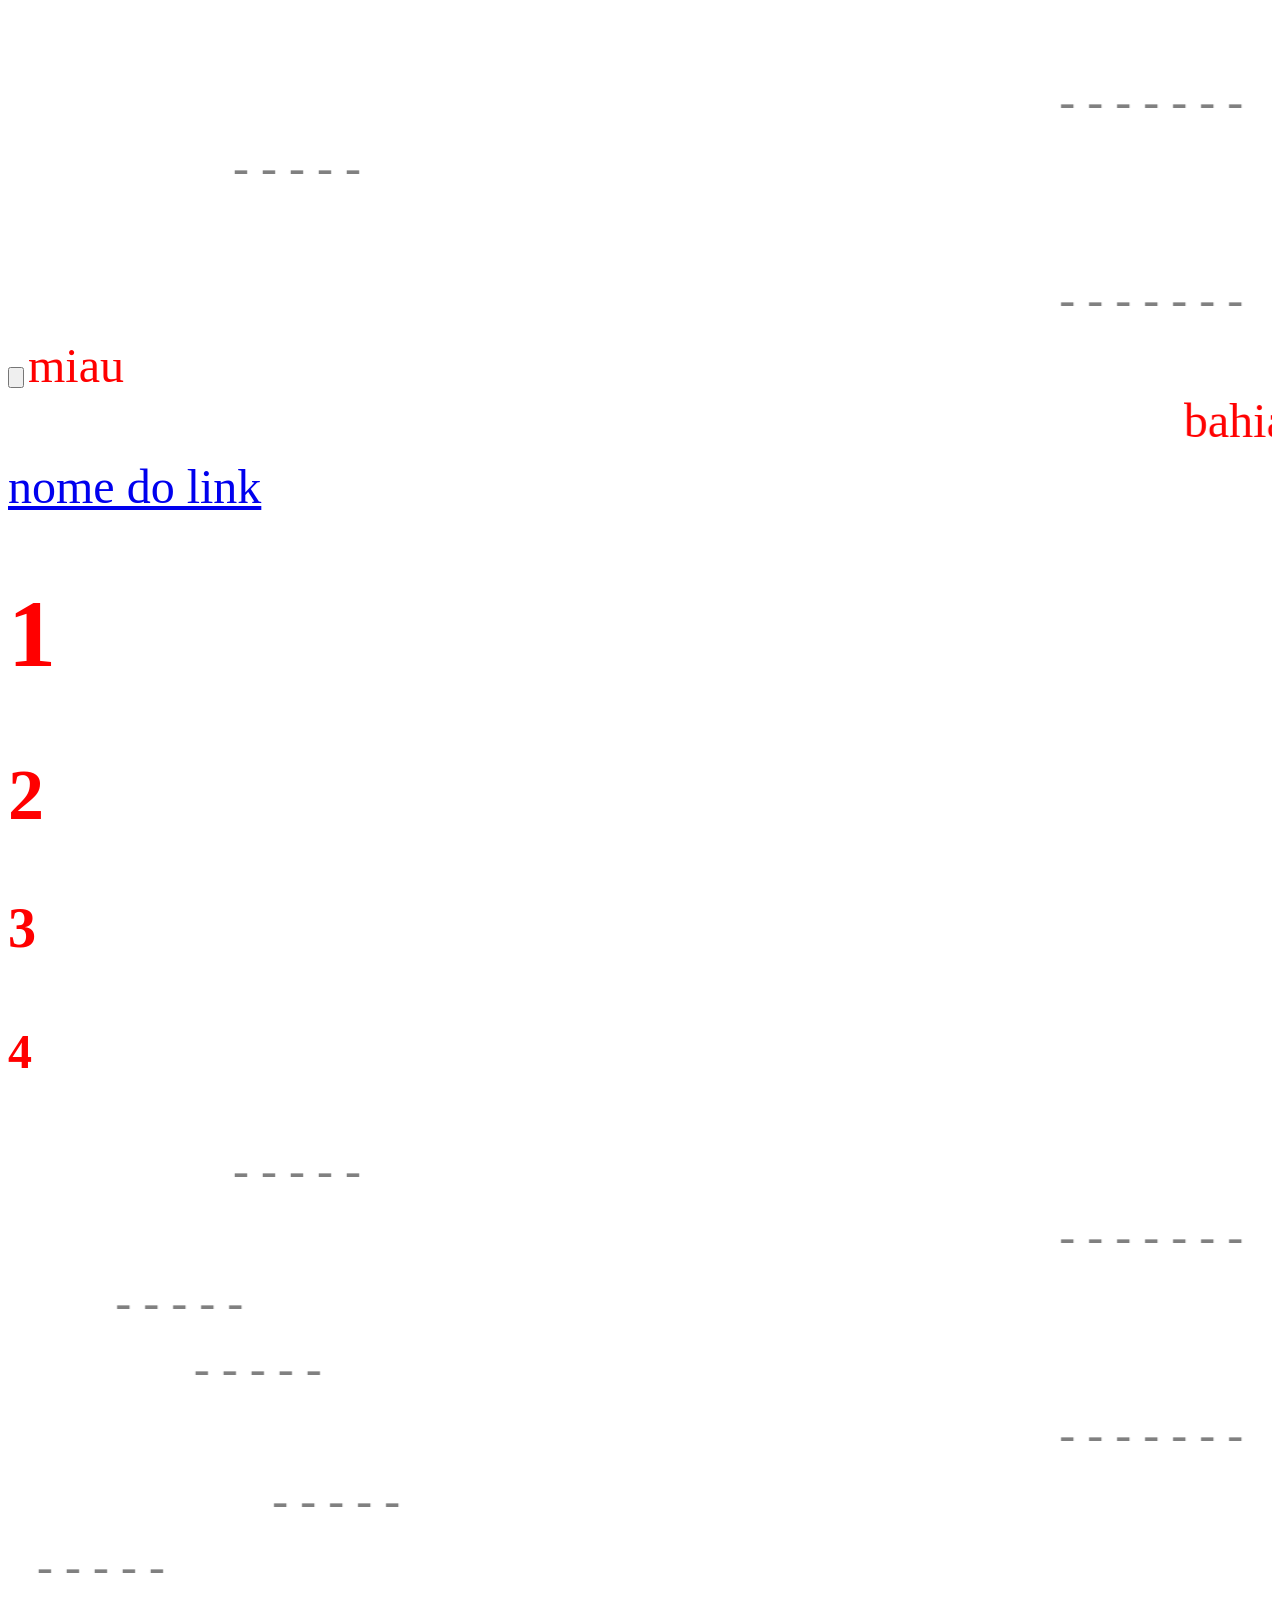
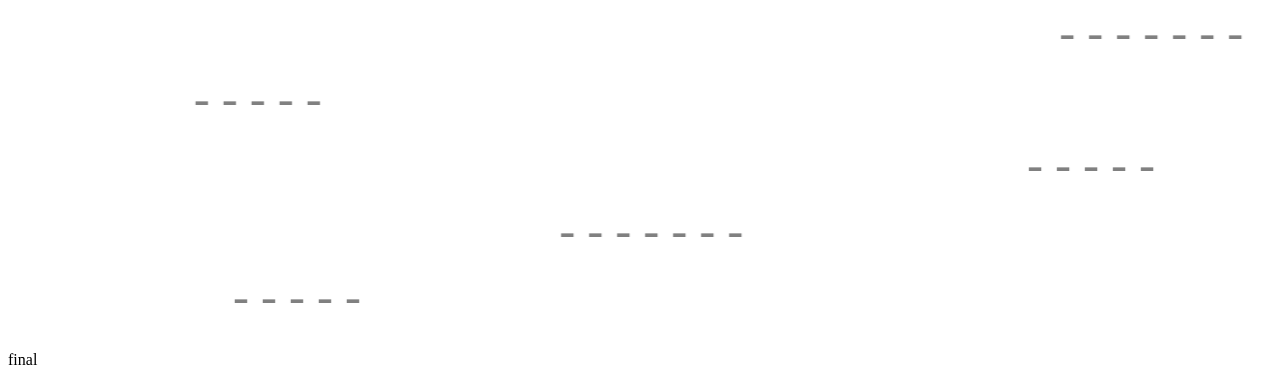
<file: tutorial html/index copy.html>
<!-- gerar template base: ! + enter -->
 <!-- Ctrl + ; transforma a linha em comentario -->
   <!-- Ctrl + espaço: sugestoes -->
<!DOCTYPE html>  <!-- indica que esse documento eh html 5 -->
<html lang="en">
<head> <!-- informacoes tecnicas e metadados -->
    <meta charset="UTF-8"> <!-- Unicode Transformation Format, 8-bit Encoding. -->
    <meta name="viewport" content="width='device-width', initial-scale=1.0">
    <title>Titulo que aparece no topo da janela</title> <!--Titulo que aparece no topo da janela quando eu abro a pagina -->
</head>

<body bgcolor = "white">
    <script>
    alert("expansão de domínio")
    </script>
     <font  size="30" color="gray">
    <marquee behavior="scroll" direction="right" scrollamount="500"> -  -   -   -     -</marquee>
    <marquee behavior="scroll" direction="right" scrollamount="700"> -  -   -   -  -  -     -</marquee>
    <marquee behavior="scroll" direction="right" scrollamount="900"> -  -   -      -  -</marquee>
    <marquee behavior="scroll" direction="right" scrollamount="500"> -  -   -   -     -</marquee>
    <marquee behavior="scroll" direction="right" scrollamount="700"> -  -   -   -  -  -     -</marquee>

    </font>

    <input type="button">
    
    <font  size="500" color="red">
        miau
    
        <marquee>
            bahia é o mundo
        </marquee>

        <a href="#Fim">
            nome do link
        </a>

        <h1>1</h1>
        <h2>2</h2>
        <h3>3</h3>
        <h4>4</h4>
    
    </font>
    <!-- CHUVA  -->
    <font  size="30" color="gray">
    <marquee behavior="scroll" direction="right" scrollamount="900"> -  -   -   -     -</marquee>
    <marquee behavior="scroll" direction="right" scrollamount="700"> -  -   -   -  -  -     -</marquee>
    <marquee behavior="scroll" direction="right" scrollamount="600"> -  -   -      -  -</marquee>
    <marquee behavior="scroll" direction="right" scrollamount="800"> -  -   -   -     -</marquee>
    <marquee behavior="scroll" direction="right" scrollamount="700"> -  -   -   -  -  -     -</marquee>
    <marquee behavior="scroll" direction="right" scrollamount="1000"> -  -   -      -  -</marquee>
    <marquee behavior="scroll" direction="right" scrollamount="400"> -  -   -   -     -</marquee>
    <marquee behavior="scroll" direction="right" scrollamount="700"> -  -   -   -  -  -     -</marquee>
    <marquee behavior="scroll" direction="right" scrollamount="800"> -  -   -      -  -</marquee>
    <marquee behavior="scroll" direction="right" scrollamount="650"> -  -   -   -     -</marquee>
    <marquee behavior="scroll" direction="right" scrollamount="750"> -  -   -   -  -  -     -</marquee>
    <marquee behavior="scroll" direction="right" scrollamount="900"> -  -   -      -  -</marquee>
   </font>
   <p id="Fim">
    final
   </p>

</body>
</html>
</file>
<file: Apresentando Sanval original/style.css>
@keyframes spin {
    from { transform: rotate(0deg); }
    to { transform: rotate(360deg); }
}

#titulo{
  justify-content: center;  /* Centraliza o grupo de fotos */
  font-size: 40px;
  width: 1920px;
  height: 50px;
  background-color: cadetblue;
  text-align: center;
   
}

#subtitulo{
    justify-content: center;  /* Centraliza o grupo de fotos */
  font-size: 30px;
  width: 1920px;
  height: 100px;
  background-color: cadetblue;
  text-align: center;
   
}

#textocomum{
 justify-content: center;  /* Centraliza o grupo de fotos */
  font-size: 20px;

}

#armazenadorDeFotos{
  display: flex;            /* Alinha as fotos em linha */
  justify-content: center;  /* Centraliza o grupo de fotos */
  gap: 150px;               /* Define o espaçamento exato entre elas */
  width: 100%;             /* Garante que o container use o espaço disponível */
}

#divRetrato{
  width: 30%;              /* Faz cada foto ocupar quase um terço do espaço */
  max-width: 300px;        /* Evita que fiquem grandes demais em telas gigantes */
  height: auto;            /* Mantém a proporção original da imagem, sem distorcer */
  object-fit: cover;       /* Corta a imagem elegantemente se as proporções forem diferentes */
}


#divRetrato:hover{
 animation: 1s, spin;
}

#divmestra{
  background-color: darkgray;
}
</file>
<file: Apresentando-Sanval/style.css>
/* =========================================================
   Sanval Ebert de Freitas Santos — página de apresentação
   Tokens: tinta acadêmica + acento âmbar + grafo de rede
   ========================================================= */

:root {
  --ink: #1c2541;
  --ink-soft: #2c3a63;
  --paper: #faf7f0;
  --paper-alt: #f2ece0;
  --gold: #b8863f;
  --gold-soft: #e4c893;
  --text: #23262b;
  --text-muted: #5c6470;
  --line: #ddd4bd;

  --font-serif: 'Fraunces', Georgia, serif;
  --font-sans: 'Inter', -apple-system, BlinkMacSystemFont, 'Segoe UI', sans-serif;
  --font-mono: 'IBM Plex Mono', 'Courier New', monospace;

  --max-width: 920px;
}

* { box-sizing: border-box; }

html { scroll-behavior: smooth; }

body {
  margin: 0;
  background: var(--paper);
  color: var(--text);
  font-family: var(--font-sans);
  line-height: 1.6;
  -webkit-font-smoothing: antialiased;
}

a { color: inherit; }

h1, h2, h3 {
  font-family: var(--font-serif);
  font-weight: 600;
  margin: 0;
  color: inherit;
}

/* ---------- Topbar ---------- */

.topbar {
  position: sticky;
  top: 0;
  z-index: 20;
  display: flex;
  align-items: center;
  justify-content: space-between;
  padding: 18px 6vw;
  background: rgba(250, 247, 240, 0.9);
  backdrop-filter: blur(6px);
  border-bottom: 1px solid var(--line);
}

.topbar-name {
  font-family: var(--font-mono);
  font-size: 0.85rem;
  letter-spacing: 0.04em;
  text-decoration: none;
  color: var(--ink);
}

.topbar-nav {
  display: flex;
  gap: 28px;
}

.topbar-nav a {
  text-decoration: none;
  font-size: 0.85rem;
  color: var(--text-muted);
  transition: color 0.15s ease;
}

.topbar-nav a:hover,
.topbar-nav a:focus-visible {
  color: var(--gold);
}

/* ---------- Hero ---------- */

.hero {
  position: relative;
  background: var(--ink);
  color: var(--paper);
  overflow: hidden;
  padding: 96px 6vw 84px;
}

.hero-graph {
  position: absolute;
  inset: 0;
  width: 100%;
  height: 100%;
  opacity: 0.45;
}

.hero-graph .edge {
  stroke: var(--gold-soft);
  stroke-width: 1;
  opacity: 0.35;
}

.hero-graph .edge-long { opacity: 0.2; }

.hero-graph .node {
  fill: var(--gold-soft);
}

.hero-graph .node-strong {
  fill: var(--gold);
}

.hero-inner {
  position: relative;
  max-width: var(--max-width);
  margin: 0 auto;
}

.hero-flex {
  display: flex;
  align-items: center;
  justify-content: space-between;
  gap: 56px;
}

.hero-text { flex: 1 1 520px; min-width: 0; }

.hero-portrait {
  flex: 0 0 auto;
  display: flex;
  justify-content: center;
}

.portrait-card {
  position: relative;
  width: 232px;
  background: var(--paper);
  padding: 10px 10px 16px;
  border-radius: 3px;
  box-shadow: 0 30px 60px -12px rgba(0, 0, 0, 0.55);
  transform: rotate(-3deg);
  transition: transform 0.25s ease;
}

.portrait-card:hover { transform: rotate(0deg); }

.portrait-card img {
  display: block;
  width: 100%;
  aspect-ratio: 1 / 1;
  object-fit: cover;
  border-radius: 2px;
}

.portrait-seal {
  position: absolute;
  top: -16px;
  right: -16px;
  width: 54px;
  height: 54px;
  border-radius: 50%;
  background: var(--gold);
  color: var(--ink);
  border: 3px solid var(--paper);
  display: flex;
  align-items: center;
  justify-content: center;
  font-family: var(--font-serif);
  font-weight: 700;
  font-size: 1.05rem;
  letter-spacing: 0.02em;
  box-shadow: 0 8px 18px rgba(0, 0, 0, 0.4);
  z-index: 2;
}

.portrait-tag {
  display: flex;
  justify-content: space-between;
  gap: 8px;
  margin-top: 12px;
  font-family: var(--font-mono);
  font-size: 0.66rem;
  letter-spacing: 0.02em;
  color: var(--text-muted);
  text-transform: uppercase;
}

.portrait-tag span:last-child { color: var(--ink); }

.eyebrow {
  font-family: var(--font-mono);
  font-size: 0.78rem;
  letter-spacing: 0.06em;
  color: var(--gold-soft);
  text-transform: uppercase;
  margin: 0 0 20px;
}

.hero h1 {
  font-size: clamp(2.4rem, 5.5vw, 3.8rem);
  line-height: 1.08;
  font-weight: 600;
  margin: 0 0 20px;
}

.hero .role {
  font-family: var(--font-serif);
  font-style: italic;
  font-size: clamp(1.1rem, 2.2vw, 1.4rem);
  color: var(--gold-soft);
  max-width: 640px;
  margin: 0 0 18px;
}

.hero .tagline {
  max-width: 560px;
  color: #d7dae6;
  font-size: 1rem;
  margin: 0 0 32px;
}

.credentials {
  list-style: none;
  display: flex;
  flex-wrap: wrap;
  gap: 10px;
  padding: 0;
  margin: 0 0 28px;
}

.credentials li {
  font-family: var(--font-mono);
  font-size: 0.78rem;
  border: 1px solid rgba(228, 200, 147, 0.4);
  color: var(--gold-soft);
  padding: 6px 12px;
  border-radius: 999px;
}

.hero-meta {
  font-size: 0.92rem;
  color: #b7bcd0;
  margin-bottom: 34px;
}

.hero-meta .dot {
  margin: 0 8px;
  color: var(--gold);
}

.hero-actions {
  display: flex;
  flex-wrap: wrap;
  gap: 14px;
}

.btn-primary,
.btn-ghost {
  display: inline-block;
  text-decoration: none;
  font-size: 0.9rem;
  font-weight: 600;
  padding: 12px 22px;
  border-radius: 4px;
  transition: transform 0.15s ease, background 0.15s ease, color 0.15s ease;
}

.btn-primary {
  background: var(--gold);
  color: var(--ink);
}

.btn-primary:hover { background: var(--gold-soft); }

.btn-ghost {
  border: 1px solid rgba(250, 247, 240, 0.35);
  color: var(--paper);
}

.btn-ghost:hover {
  border-color: var(--gold-soft);
  color: var(--gold-soft);
}

/* ---------- Sections ---------- */

.section {
  padding: 72px 6vw;
  border-bottom: 1px solid var(--line);
}

.section-alt { background: var(--paper-alt); }

.section-label {
  display: block;
  font-family: var(--font-mono);
  font-size: 0.78rem;
  letter-spacing: 0.05em;
  color: var(--gold);
  text-transform: uppercase;
  margin-bottom: 28px;
}

.section-body {
  max-width: var(--max-width);
  margin: 0 auto;
}

.section-body > p {
  max-width: 700px;
  color: var(--text);
  font-size: 1.02rem;
}

.section-body > p + p { margin-top: 16px; }

.subhead {
  font-size: 1.05rem;
  color: var(--ink);
  margin: 36px 0 18px;
}

.subhead:first-child { margin-top: 0; }

/* ---------- Timeline (Formação / Atuação) ---------- */

.timeline {
  list-style: none;
  margin: 0;
  padding: 0;
  border-left: 2px solid var(--line);
}

.timeline-item {
  position: relative;
  padding: 0 0 40px 32px;
}

.timeline-item:last-child { padding-bottom: 0; }

.timeline-item::before {
  content: "";
  position: absolute;
  left: -7px;
  top: 4px;
  width: 12px;
  height: 12px;
  border-radius: 50%;
  background: var(--paper);
  border: 2px solid var(--gold);
}

.timeline-date {
  font-family: var(--font-mono);
  font-size: 0.8rem;
  color: var(--gold);
  margin-bottom: 6px;
  letter-spacing: 0.02em;
}

.timeline-date span { margin: 0 4px; color: var(--text-muted); }

.timeline-content h3 {
  font-size: 1.12rem;
  color: var(--ink);
  margin-bottom: 4px;
}

.timeline-content .institution {
  font-weight: 600;
  color: var(--text);
  margin: 0 0 8px;
  font-size: 0.94rem;
}

.timeline-content p {
  margin: 0 0 6px;
  font-size: 0.94rem;
  color: var(--text);
  max-width: 620px;
}

.timeline-content .meta {
  font-size: 0.85rem;
  color: var(--text-muted);
}

/* ---------- Tags (Áreas de atuação) ---------- */

.tag-list {
  list-style: none;
  display: flex;
  flex-wrap: wrap;
  gap: 12px;
  padding: 0;
  margin: 0;
}

.tag-list li {
  font-family: var(--font-mono);
  font-size: 0.85rem;
  background: var(--paper);
  border: 1px solid var(--line);
  color: var(--ink);
  padding: 10px 16px;
  border-radius: 4px;
}

/* ---------- Bibliography (Produção científica) ---------- */

.biblio {
  list-style: none;
  padding: 0;
  margin: 0 0 8px;
  border-top: 1px solid var(--line);
}

.biblio li {
  display: flex;
  gap: 18px;
  padding: 18px 0;
  border-bottom: 1px solid var(--line);
}

.biblio-index {
  font-family: var(--font-mono);
  font-size: 0.8rem;
  color: var(--gold);
  flex-shrink: 0;
  padding-top: 2px;
}

.biblio p {
  margin: 0 0 4px;
  font-size: 0.94rem;
  color: var(--text);
}

.biblio .meta {
  font-family: var(--font-mono);
  font-size: 0.78rem;
  color: var(--text-muted);
}

/* ---------- Cards (Reconhecimento) ---------- */

.grid-cards {
  display: grid;
  grid-template-columns: repeat(2, 1fr);
  gap: 20px;
  margin-bottom: 32px;
}

.card {
  background: var(--paper);
  border: 1px solid var(--line);
  border-radius: 6px;
  padding: 24px;
}

.card-tag {
  display: inline-block;
  font-family: var(--font-mono);
  font-size: 0.72rem;
  color: var(--gold);
  text-transform: uppercase;
  letter-spacing: 0.04em;
  margin-bottom: 10px;
}

.card h3 {
  font-size: 1rem;
  color: var(--ink);
  margin-bottom: 8px;
}

.card p {
  font-size: 0.9rem;
  color: var(--text-muted);
  margin: 0;
}

.languages {
  font-size: 0.92rem;
  color: var(--text-muted);
}

.languages strong { color: var(--ink); }

/* ---------- Footer ---------- */

.footer {
  background: var(--ink);
  color: var(--paper);
  padding: 56px 6vw 32px;
}

.footer-main {
  max-width: var(--max-width);
  margin: 0 auto;
}

.footer h2 {
  color: var(--paper);
  font-size: 1.4rem;
  margin-bottom: 16px;
}

.footer p {
  margin: 0 0 6px;
  color: #c7cbdb;
  font-size: 0.94rem;
}

.footer-links {
  display: flex;
  gap: 20px;
  margin-top: 18px;
}

.footer-links a {
  text-decoration: none;
  color: var(--gold-soft);
  font-size: 0.9rem;
  font-weight: 600;
}

.footer-links a:hover { color: var(--gold); }

.fine-print {
  max-width: var(--max-width);
  margin: 40px auto 0;
  padding-top: 20px;
  border-top: 1px solid rgba(250, 247, 240, 0.15);
  font-family: var(--font-mono);
  font-size: 0.72rem !important;
  color: #8890ab !important;
}

/* ---------- Responsive ---------- */

@media (max-width: 720px) {
  .topbar { padding: 16px 5vw; }
  .topbar-nav { gap: 16px; }
  .topbar-nav a { font-size: 0.78rem; }

  .hero { padding: 72px 5vw 56px; }
  .section { padding: 56px 5vw; }

  .hero-flex { flex-direction: column-reverse; gap: 40px; }
  .hero-text { text-align: left; }
  .portrait-card { width: 188px; transform: rotate(-2deg); }

  .grid-cards { grid-template-columns: 1fr; }

  .biblio li { flex-direction: column; gap: 6px; }
}

@media (max-width: 520px) {
  .topbar-nav { display: none; }
}

@media (prefers-reduced-motion: reduce) {
  html { scroll-behavior: auto; }
  * { transition: none !important; }
}
</file>
<file: Cover exemplo bootstrap/cover.css>
/*
 * Globals
 */


/* Custom default button */
.btn-secondary,
.btn-secondary:hover,
.btn-secondary:focus {
  color: #333;
  text-shadow: none; /* Prevent inheritance from `body` */
}


/*
 * Base structure
 */

body {
  text-shadow: 0 .05rem .1rem rgba(0, 0, 0, .5);
  box-shadow: inset 0 0 5rem rgba(0, 0, 0, .5);
}

.cover-container {
  max-width: 42em;
}


/*
 * Header
 */

.nav-masthead .nav-link {
  padding: .25rem 0;
  font-weight: 700;
  color: rgba(255, 255, 255, .5);
  background-color: transparent;
  border-bottom: .25rem solid transparent;
}

.nav-masthead .nav-link:hover,
.nav-masthead .nav-link:focus {
  border-bottom-color: rgba(255, 255, 255, .25);
}

.nav-masthead .nav-link + .nav-link {
  margin-left: 1rem;
}

.nav-masthead .active {
  color: #fff;
  border-bottom-color: #fff;
}
</file>
<file: Portfolio-pessoal/styles.css>
#header{

    background-color: 	#311151;
    width: 100%;
    
}
.navbar{
    width: 90%;

    height:200px;
}

.background{
    background-color: #5a3972;
    color: white;

    font-family: "Courier New";
}

#behinddiv {
  position: absolute;
  left: 0px;
  top: 0px;
  z-index: -1;

  width: 500px;
  height: 500px;
  color:red;
}

#containerimagens{
    height: 400px;
    width: 100%;
    display: flex;
    flex-wrap: wrap;
    align-content: center;
    color:blue;
}

#imagem{
    color:gainsboro;
    height: 300px;
    width: 30%;
}

#presentation {

    align-content: center;  
     height: auto;
    
    flex-wrap: wrap;
}
</file>
<file: aprendendo-html-css/files.css>
@keyframes ColorTransition{
    from{background-color: red;}
    to{background-color: blue;}
}

@keyframes TimeColor{
    0% {background-color: blue;}
    25% {background-color: red;}
    100% {background-color: purple;}
    
}

@keyframes spin {
    from { transform: rotate(0deg); }
    to { transform: rotate(360deg); }
}

@keyframes leftToRight {
    0% {
        transform: translateX(-100px);
    }
    100% {
        transform: translateX(1000px);
    }
}

@keyframes moveAndRotate{
    0% {
        transform: translateX(-100px) rotate(0deg);
    
    }

    100% {
        transform: translateX(1000px) rotate(720deg);
    }

}

#div2{
    width: 300px;
    height: 300px;
    background-color: aquamarine;
    float: left; 
    animation-name: ColorTransition;
    animation-duration: 3s;
    
    animation: ColorTransition 2s infinite alternate;
}

#div3{
    border-radius: 10px;
    width: 200px;
    height: 200px;
    background-color: brown;
    float: left; 
    /* animation-name: TimeColor; */
    /* animation-duration: 4s; */
    animation: spin 2s linear infinite;
    
}

#div3:hover{ /*ativa ao passar o mouse por cima */
  
    background-color: pink;
}

#div4{
    width: 200px;
    height: 200px;
     background-color: yellow;
     animation: moveAndRotate 2s infinite alternate
}
</file>
